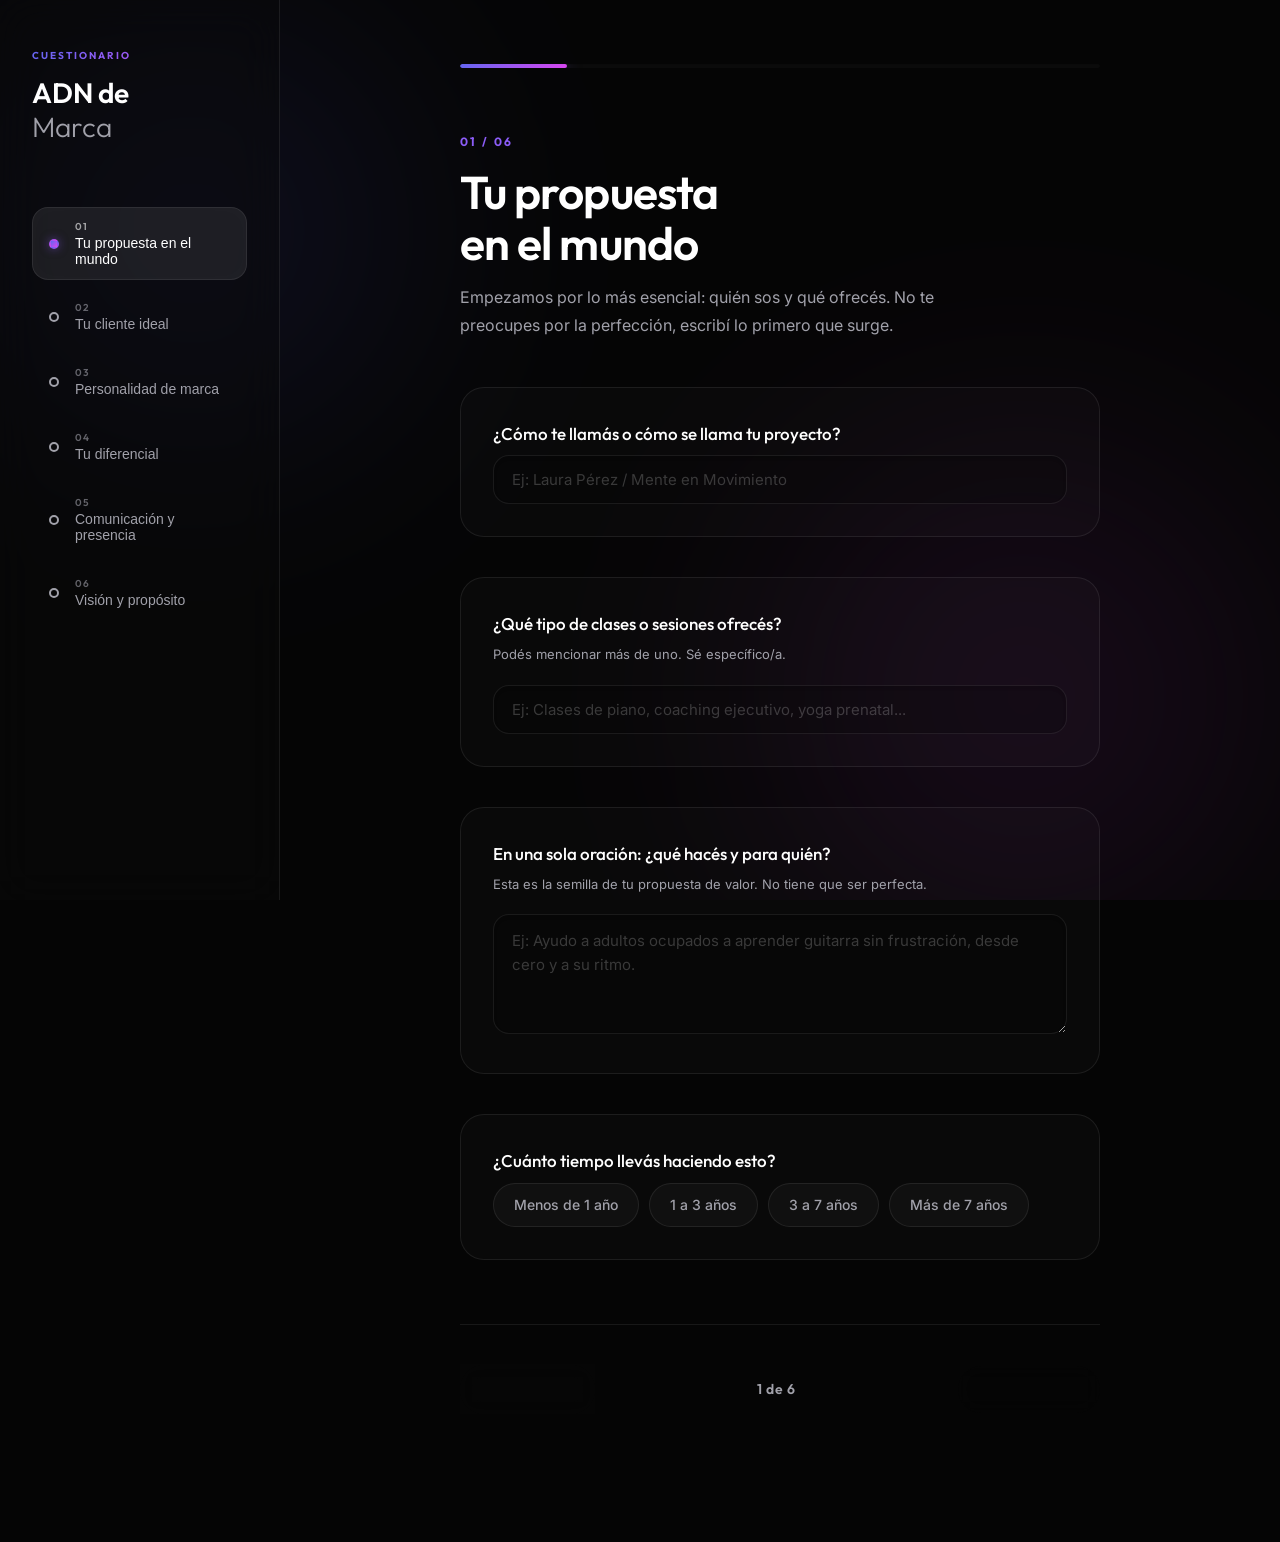
<file: index.html>
<!doctype html>
<html lang="es">
  <head>
    <meta charset="UTF-8" />
    <meta name="viewport" content="width=device-width, initial-scale=1.0" />
    <title>ADN de Marca — Cuestionario</title>
    <link rel="preconnect" href="https://fonts.googleapis.com" />
    <link rel="preconnect" href="https://fonts.gstatic.com" crossorigin />
    <link
      href="https://fonts.googleapis.com/css2?family=Outfit:wght@300;400;500;600;700&family=Inter:wght@300;400;500;600&display=swap"
      rel="stylesheet"
    />
    <link rel="stylesheet" href="adn-marca.css" />
  </head>
  <body>
    <div class="bg-mesh"></div>
    <div class="page-shell">
      <!-- SIDEBAR -->
      <aside class="sidebar">
        <div class="sidebar-brand">
          <p class="eyebrow">Cuestionario</p>
          <h1>ADN de<br /><em>Marca</em></h1>
        </div>

        <nav class="sidebar-nav" id="sidebar-nav">
          <button class="nav-item active" onclick="goToSection(1)">
            <span class="nav-dot"></span>
            <span class="nav-text">
              <span class="nav-num">01</span>
              <span class="nav-label">Tu propuesta en el mundo</span>
            </span>
          </button>
          <button class="nav-item" onclick="goToSection(2)">
            <span class="nav-dot"></span>
            <span class="nav-text">
              <span class="nav-num">02</span>
              <span class="nav-label">Tu cliente ideal</span>
            </span>
          </button>
          <button class="nav-item" onclick="goToSection(3)">
            <span class="nav-dot"></span>
            <span class="nav-text">
              <span class="nav-num">03</span>
              <span class="nav-label">Personalidad de marca</span>
            </span>
          </button>
          <button class="nav-item" onclick="goToSection(4)">
            <span class="nav-dot"></span>
            <span class="nav-text">
              <span class="nav-num">04</span>
              <span class="nav-label">Tu diferencial</span>
            </span>
          </button>
          <button class="nav-item" onclick="goToSection(5)">
            <span class="nav-dot"></span>
            <span class="nav-text">
              <span class="nav-num">05</span>
              <span class="nav-label">Comunicación y presencia</span>
            </span>
          </button>
          <button class="nav-item" onclick="goToSection(6)">
            <span class="nav-dot"></span>
            <span class="nav-text">
              <span class="nav-num">06</span>
              <span class="nav-label">Visión y propósito</span>
            </span>
          </button>
        </nav>
      </aside>

      <!-- MAIN -->
      <main>
        <div id="quiz-main" class="main">
          <div class="progress-track">
            <div
              class="progress-fill"
              id="progress-fill"
              style="width: 16.66%"
            ></div>
          </div>

          <!-- ── SECCIÓN 1 ── -->
          <div class="section active" id="s1">
            <div class="section-header">
              <p class="section-num">01 / 06</p>
              <h2 class="section-title">Tu propuesta<br />en el mundo</h2>
              <p class="section-desc">
                Empezamos por lo más esencial: quién sos y qué ofrecés. No te
                preocupes por la perfección, escribí lo primero que surge.
              </p>
            </div>

            <div class="field">
              <label class="field-label"
                >¿Cómo te llamás o cómo se llama tu proyecto?</label
              >
              <input
                type="text"
                id="q_nombre"
                placeholder="Ej: Laura Pérez / Mente en Movimiento"
              />
            </div>

            <div class="field">
              <label class="field-label"
                >¿Qué tipo de clases o sesiones ofrecés?</label
              >
              <span class="field-hint"
                >Podés mencionar más de uno. Sé específico/a.</span
              >
              <input
                type="text"
                id="q_servicio"
                placeholder="Ej: Clases de piano, coaching ejecutivo, yoga prenatal..."
              />
            </div>

            <div class="field">
              <label class="field-label"
                >En una sola oración: ¿qué hacés y para quién?</label
              >
              <span class="field-hint"
                >Esta es la semilla de tu propuesta de valor. No tiene que ser
                perfecta.</span
              >
              <textarea
                id="q_propuesta"
                placeholder="Ej: Ayudo a adultos ocupados a aprender guitarra sin frustración, desde cero y a su ritmo."
              ></textarea>
            </div>

            <div class="field">
              <label class="field-label"
                >¿Cuánto tiempo llevás haciendo esto?</label
              >
              <div class="chips" id="chips_exp">
                <div class="chip" data-group="chips_exp" data-single="true">
                  Menos de 1 año
                </div>
                <div class="chip" data-group="chips_exp" data-single="true">
                  1 a 3 años
                </div>
                <div class="chip" data-group="chips_exp" data-single="true">
                  3 a 7 años
                </div>
                <div class="chip" data-group="chips_exp" data-single="true">
                  Más de 7 años
                </div>
              </div>
            </div>
          </div>

          <!-- ── SECCIÓN 2 ── -->
          <div class="section" id="s2">
            <div class="section-header">
              <p class="section-num">02 / 06</p>
              <h2 class="section-title">Tu cliente<br />ideal</h2>
              <p class="section-desc">
                Cuanto más claro tengas a quién servís, más poderosa será tu
                comunicación y más fácil atraer a las personas correctas.
              </p>
            </div>

            <div class="field">
              <label class="field-label">¿A quién ayudás principalmente?</label>
              <span class="field-hint"
                >Pensá en edad, situación de vida, profesión,
                motivaciones.</span
              >
              <textarea
                id="q_cliente"
                placeholder="Ej: Adultos de 30 a 50 años, con trabajo estable, que quieren retomar algo que dejaron pendiente en su juventud..."
              ></textarea>
            </div>

            <div class="field">
              <label class="field-label"
                >¿Cuál es el principal problema o deseo que tiene tu cliente
                antes de encontrarte?</label
              >
              <textarea
                id="q_problema"
                placeholder="Ej: Quieren aprender, pero no saben por dónde empezar y tienen miedo de no tener talento o tiempo suficiente..."
              ></textarea>
            </div>

            <div class="field">
              <label class="field-label"
                >¿Cómo se siente tu cliente después de trabajar con vos?</label
              >
              <textarea
                id="q_resultado"
                placeholder="Ej: Seguro/a, con una habilidad concreta, orgulloso/a de sí mismo/a, con más confianza en general..."
              ></textarea>
            </div>

            <div class="field">
              <label class="field-label"
                >¿Qué tipo de perfil suele acudir a tus clases?</label
              >
              <div class="chips" id="chips_perfil">
                <div class="chip" data-group="chips_perfil" data-single="true">
                  Principiantes absolutos
                </div>
                <div class="chip" data-group="chips_perfil" data-single="true">
                  Nivel intermedio
                </div>
                <div class="chip" data-group="chips_perfil" data-single="true">
                  Avanzados que quieren perfeccionar
                </div>
                <div class="chip" data-group="chips_perfil" data-single="true">
                  Variado / mixto
                </div>
              </div>
            </div>
          </div>

          <!-- ── SECCIÓN 3 ── -->
          <div class="section" id="s3">
            <div class="section-header">
              <p class="section-num">03 / 06</p>
              <h2 class="section-title">Personalidad<br />de marca</h2>
              <p class="section-desc">
                Tu marca tiene una voz, un estilo, una energía propia. Vamos a
                encontrarla y definirla con precisión.
              </p>
            </div>

            <div class="field">
              <label class="field-label"
                >Si tu marca fuese una persona, ¿qué palabras la
                describirían?</label
              >
              <span class="field-hint">Elegí entre 3 y 5 opciones.</span>
              <div class="chips" id="chips_personalidad">
                <div class="chip" data-group="chips_personalidad">Cercana</div>
                <div class="chip" data-group="chips_personalidad">
                  Profesional
                </div>
                <div class="chip" data-group="chips_personalidad">Creativa</div>
                <div class="chip" data-group="chips_personalidad">Rigurosa</div>
                <div class="chip" data-group="chips_personalidad">
                  Motivadora
                </div>
                <div class="chip" data-group="chips_personalidad">
                  Tranquila
                </div>
                <div class="chip" data-group="chips_personalidad">
                  Apasionada
                </div>
                <div class="chip" data-group="chips_personalidad">
                  Divertida
                </div>
                <div class="chip" data-group="chips_personalidad">
                  Intuitiva
                </div>
                <div class="chip" data-group="chips_personalidad">
                  Estructurada
                </div>
                <div class="chip" data-group="chips_personalidad">Empática</div>
                <div class="chip" data-group="chips_personalidad">Exigente</div>
                <div class="chip" data-group="chips_personalidad">
                  Auténtica
                </div>
                <div class="chip" data-group="chips_personalidad">
                  Innovadora
                </div>
              </div>
            </div>

            <div class="divider"></div>

            <div class="field">
              <label class="field-label">Ubicá tu marca en estos ejes</label>
              <span class="field-hint"
                >Deslizá hacia el extremo que mejor te representa. No hay
                respuestas correctas.</span
              >

              <div class="slider-block">
                <p class="slider-name">Tono general</p>
                <div class="slider-labels-row">
                  <span class="slider-end">Formal y profesional</span>
                  <span class="slider-end right">Informal y cercano</span>
                </div>
                <input
                  type="range"
                  min="1"
                  max="10"
                  value="5"
                  id="s_formalidad"
                  oninput="updateSlider('s_formalidad', 'v_formalidad')"
                />
                <div class="slider-val-row">
                  <span class="slider-val" id="v_formalidad">5 / 10</span>
                </div>
              </div>

              <div class="slider-block">
                <p class="slider-name">Enfoque</p>
                <div class="slider-labels-row">
                  <span class="slider-end">Racional y técnica</span>
                  <span class="slider-end right">Emocional e intuitiva</span>
                </div>
                <input
                  type="range"
                  min="1"
                  max="10"
                  value="5"
                  id="s_emocional"
                  oninput="updateSlider('s_emocional', 'v_emocional')"
                />
                <div class="slider-val-row">
                  <span class="slider-val" id="v_emocional">5 / 10</span>
                </div>
              </div>

              <div class="slider-block">
                <p class="slider-name">Estética</p>
                <div class="slider-labels-row">
                  <span class="slider-end">Clásica y tradicional</span>
                  <span class="slider-end right">Moderna e innovadora</span>
                </div>
                <input
                  type="range"
                  min="1"
                  max="10"
                  value="5"
                  id="s_moderna"
                  oninput="updateSlider('s_moderna', 'v_moderna')"
                />
                <div class="slider-val-row">
                  <span class="slider-val" id="v_moderna">5 / 10</span>
                </div>
              </div>

              <div class="slider-block">
                <p class="slider-name">Posicionamiento</p>
                <div class="slider-labels-row">
                  <span class="slider-end">Exclusiva y premium</span>
                  <span class="slider-end right">Accesible y para todos</span>
                </div>
                <input
                  type="range"
                  min="1"
                  max="10"
                  value="5"
                  id="s_accesible"
                  oninput="updateSlider('s_accesible', 'v_accesible')"
                />
                <div class="slider-val-row">
                  <span class="slider-val" id="v_accesible">5 / 10</span>
                </div>
              </div>
            </div>
          </div>

          <!-- ── SECCIÓN 4 ── -->
          <div class="section" id="s4">
            <div class="section-header">
              <p class="section-num">04 / 06</p>
              <h2 class="section-title">Tu<br />diferencial</h2>
              <p class="section-desc">
                ¿Por qué alguien elegiría trabajar con vos y no con otro? Esta
                es la médula de tu propuesta de marca.
              </p>
            </div>

            <div class="field">
              <label class="field-label"
                >¿Qué hacés diferente a otros que ofrecen algo similar?</label
              >
              <span class="field-hint"
                >Pensá en método, enfoque, experiencia, valores, estilo
                personal.</span
              >
              <textarea
                id="q_diferencial"
                placeholder="Ej: Combino técnica clásica con improvisación y adapto el ritmo completamente a cada alumno sin presiones ni comparaciones..."
              ></textarea>
            </div>

            <div class="field">
              <label class="field-label"
                >¿Hay algo que no hacés o en lo que te negás a ceder?</label
              >
              <span class="field-hint"
                >Los límites también definen una marca. Tus "no" son tan
                importantes como tus "sí".</span
              >
              <textarea
                id="q_nohace"
                placeholder="Ej: No trabajo con grupos grandes de más de 6 personas, no prometo resultados en plazos irreales..."
              ></textarea>
            </div>

            <div class="field">
              <label class="field-label"
                >¿Cuál es tu filosofía central sobre la enseñanza o el
                acompañamiento?</label
              >
              <textarea
                id="q_filosofia"
                placeholder="Ej: Creo que cualquier persona puede aprender cualquier cosa si encuentra el método correcto para sí misma. El problema nunca es el alumno..."
              ></textarea>
            </div>

            <div class="field">
              <label class="field-label"
                >¿Qué palabras o frases jamás usarías para describir tu
                trabajo?</label
              >
              <input
                type="text"
                id="q_nowords"
                placeholder="Ej: masivo, genérico, fast-track, garantizado en 30 días, fórmula infalible..."
              />
            </div>
          </div>

          <!-- ── SECCIÓN 5 ── -->
          <div class="section" id="s5">
            <div class="section-header">
              <p class="section-num">05 / 06</p>
              <h2 class="section-title">Comunicación<br />y presencia</h2>
              <p class="section-desc">
                Cómo hablás, dónde estás y cómo querés que te recuerden. La
                consistencia en esto es lo que construye confianza.
              </p>
            </div>

            <div class="field">
              <label class="field-label"
                >¿Cómo conseguís actualmente la mayoría de tus clientes?</label
              >
              <span class="field-hint">Seleccioná todos los que apliquen.</span>
              <div class="chips" id="chips_canales">
                <div class="chip" data-group="chips_canales">Boca a boca</div>
                <div class="chip" data-group="chips_canales">Instagram</div>
                <div class="chip" data-group="chips_canales">Facebook</div>
                <div class="chip" data-group="chips_canales">LinkedIn</div>
                <div class="chip" data-group="chips_canales">Google / SEO</div>
                <div class="chip" data-group="chips_canales">TikTok</div>
                <div class="chip" data-group="chips_canales">YouTube</div>
                <div class="chip" data-group="chips_canales">
                  Sitio web propio
                </div>
                <div class="chip" data-group="chips_canales">
                  Eventos / talleres
                </div>
                <div class="chip" data-group="chips_canales">Otros</div>
              </div>
            </div>

            <div class="field">
              <label class="field-label"
                >¿Cómo describirías tu estilo de comunicación actual?</label
              >
              <textarea
                id="q_comstyle"
                placeholder="Ej: Directo pero cálido, con ejemplos concretos y humor ocasional. Evito el lenguaje técnico innecesario..."
              ></textarea>
            </div>

            <div class="field">
              <label class="field-label"
                >¿Qué querés que alguien piense o sienta cuando conoce tu marca
                por primera vez?</label
              >
              <textarea
                id="q_primeraimpresion"
                placeholder="Ej: 'Esto es exactamente lo que necesitaba', 'se nota que sabe y que genuinamente le importa'..."
              ></textarea>
            </div>

            <div class="field">
              <label class="field-label"
                >Si un cliente te recomendara a alguien, ¿qué querés que diga de
                vos?</label
              >
              <textarea
                id="q_recomendacion"
                placeholder="Ej: 'Andá con ella, es la mejor profesora que tuve. Te explica todo sin que te sientas tonto, y realmente ve tu progreso'..."
              ></textarea>
            </div>
          </div>

          <!-- ── SECCIÓN 6 ── -->
          <div class="section" id="s6">
            <div class="section-header">
              <p class="section-num">06 / 06</p>
              <h2 class="section-title">Visión y<br />propósito</h2>
              <p class="section-desc">
                Una marca con raíz mira hacia adelante. Estas preguntas anclan
                el para qué detrás de todo lo que hacés.
              </p>
            </div>

            <div class="field">
              <label class="field-label"
                >¿Por qué empezaste con esto? ¿Qué te mueve a hacerlo?</label
              >
              <span class="field-hint"
                >Este es el corazón de tu marca. No hay respuesta
                incorrecta.</span
              >
              <textarea
                id="q_porque"
                placeholder="Ej: Tuve un maestro que cambió completamente mi relación con el aprendizaje y quiero ser eso para alguien más..."
              ></textarea>
            </div>

            <div class="field">
              <label class="field-label"
                >¿Cómo imaginás tu proyecto en 3 años?</label
              >
              <textarea
                id="q_vision"
                placeholder="Ej: Con agenda llena de alumnos que me eligen de manera consciente, un método propio documentado y quizás un equipo pequeño..."
              ></textarea>
            </div>

            <div class="field">
              <label class="field-label"
                >¿Qué tres palabras definirían tu marca? Tu mantra.</label
              >
              <span class="field-hint"
                >No pienses demasiado. Escribí lo primero que surge.</span
              >
              <input
                type="text"
                id="q_mantra"
                placeholder="Ej: Claridad, confianza, transformación"
              />
            </div>

            <div class="field">
              <label class="field-label"
                >¿Algo más que quieras expresar sobre tu marca?</label
              >
              <span class="field-hint"
                >Espacio libre para lo que no cupo en las preguntas
                anteriores.</span
              >
              <textarea
                id="q_libre"
                placeholder="Podés escribir lo que quieras aquí..."
              ></textarea>
            </div>
          </div>

          <!-- NAV BUTTONS -->
          <div class="nav-row" id="nav-row">
            <button class="btn" id="btn-prev" onclick="navigate(-1)" disabled>
              ← Anterior
            </button>
            <span class="step-indicator" id="step-indicator">1 de 6</span>
            <button class="btn primary" id="btn-next" onclick="navigate(1)">
              Siguiente →
            </button>
          </div>
        </div>
        <!-- /quiz-main -->

        <!-- DONE SCREEN -->
        <div id="done-screen">
          <div class="done-badge">
            <span class="dot"></span>
            <span>Cuestionario completo</span>
          </div>

          <h2 class="done-title">Tu ADN de<br />marca está <em>listo</em></h2>
          <p class="done-sub">
            Respondiste las 6 secciones. Ahora descargá tu documento con toda la
            información organizada, lista para usar como base de tu estrategia
            de marca.
          </p>

          <div class="done-actions">
            <button class="btn-pdf" onclick="generatePDF()">
              <svg
                viewBox="0 0 24 24"
                fill="none"
                stroke="currentColor"
                stroke-width="1.8"
                stroke-linecap="round"
                stroke-linejoin="round"
              >
                <path d="M21 15v4a2 2 0 01-2 2H5a2 2 0 01-2-2v-4" />
                <polyline points="7 10 12 15 17 10" />
                <line x1="12" y1="15" x2="12" y2="3" />
              </svg>
              Descargar PDF
            </button>
            <button class="btn-restart" onclick="resetQuiz()">
              Empezar de nuevo
            </button>
          </div>

          <div class="mantra-card" id="mantra-preview">
            <p class="mantra-eyebrow">Tu mantra de marca</p>
            <p class="mantra-text" id="mantra-display">—</p>
            <p class="mantra-sub" id="propuesta-display">—</p>
          </div>
        </div>
      </main>
    </div>

    <script src="ui.js"></script>
    <script src="pdf.js"></script>
    <script src="main.js"></script>
  </body>
</html>
</file>
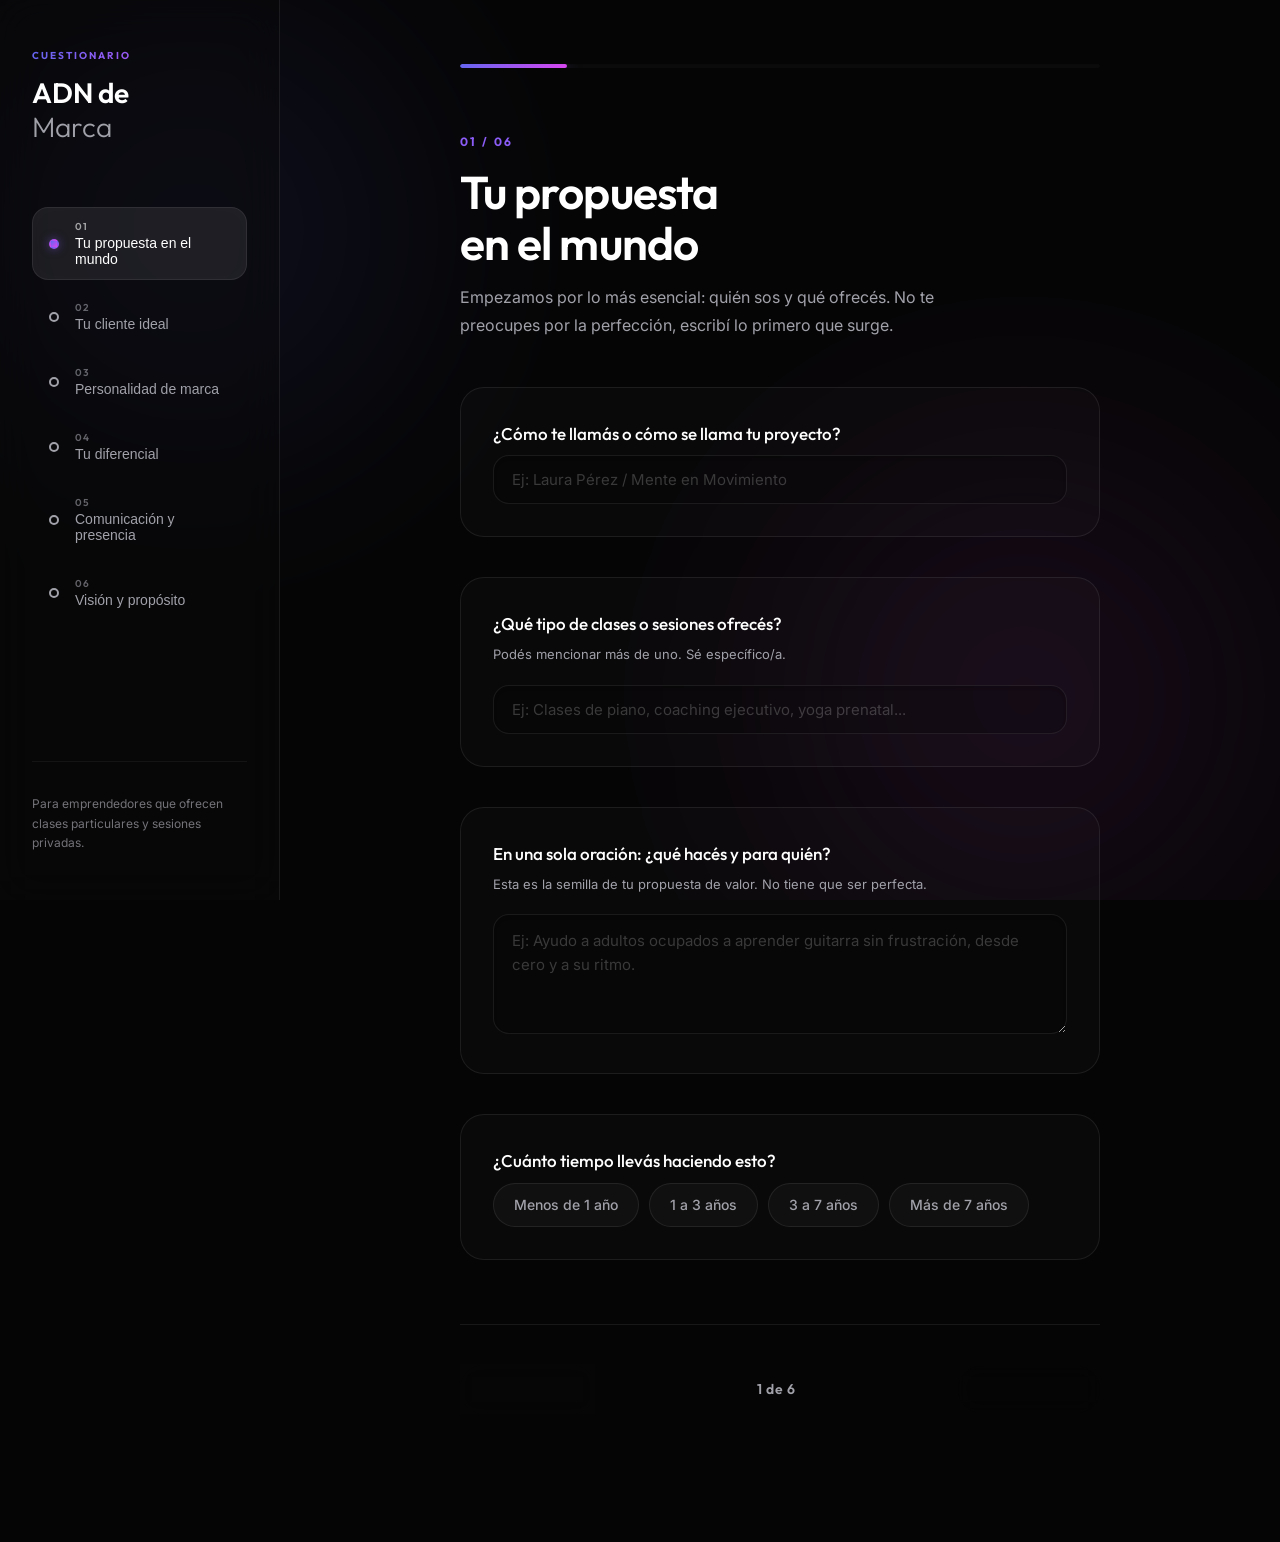
<file: adn-marca.html>
<!DOCTYPE html>
<html lang="es">
<head>
<meta charset="UTF-8">
<meta name="viewport" content="width=device-width, initial-scale=1.0">
<title>ADN de Marca — Cuestionario</title>
<link rel="preconnect" href="https://fonts.googleapis.com">
<link rel="preconnect" href="https://fonts.gstatic.com" crossorigin>
<link href="https://fonts.googleapis.com/css2?family=Outfit:wght@300;400;500;600;700&family=Inter:wght@300;400;500;600&display=swap" rel="stylesheet">
<link rel="stylesheet" href="adn-marca.css">
</head>
<body>

<div class="bg-mesh"></div>
<div class="page-shell">

  <!-- SIDEBAR -->
  <aside class="sidebar">
    <div class="sidebar-brand">
      <p class="eyebrow">Cuestionario</p>
      <h1>ADN de<br><em>Marca</em></h1>
    </div>

    <nav class="sidebar-nav" id="sidebar-nav">
      <button class="nav-item active" onclick="goToSection(1)">
        <span class="nav-dot"></span>
        <span class="nav-text">
          <span class="nav-num">01</span>
          <span class="nav-label">Tu propuesta en el mundo</span>
        </span>
      </button>
      <button class="nav-item" onclick="goToSection(2)">
        <span class="nav-dot"></span>
        <span class="nav-text">
          <span class="nav-num">02</span>
          <span class="nav-label">Tu cliente ideal</span>
        </span>
      </button>
      <button class="nav-item" onclick="goToSection(3)">
        <span class="nav-dot"></span>
        <span class="nav-text">
          <span class="nav-num">03</span>
          <span class="nav-label">Personalidad de marca</span>
        </span>
      </button>
      <button class="nav-item" onclick="goToSection(4)">
        <span class="nav-dot"></span>
        <span class="nav-text">
          <span class="nav-num">04</span>
          <span class="nav-label">Tu diferencial</span>
        </span>
      </button>
      <button class="nav-item" onclick="goToSection(5)">
        <span class="nav-dot"></span>
        <span class="nav-text">
          <span class="nav-num">05</span>
          <span class="nav-label">Comunicación y presencia</span>
        </span>
      </button>
      <button class="nav-item" onclick="goToSection(6)">
        <span class="nav-dot"></span>
        <span class="nav-text">
          <span class="nav-num">06</span>
          <span class="nav-label">Visión y propósito</span>
        </span>
      </button>
    </nav>

    <div class="sidebar-footer">
      Para emprendedores que ofrecen clases particulares y sesiones privadas.
    </div>
  </aside>

  <!-- MAIN -->
  <main>
    <div id="quiz-main" class="main">

      <div class="progress-track">
        <div class="progress-fill" id="progress-fill" style="width: 16.66%"></div>
      </div>

      <!-- ── SECCIÓN 1 ── -->
      <div class="section active" id="s1">
        <div class="section-header">
          <p class="section-num">01 / 06</p>
          <h2 class="section-title">Tu propuesta<br>en el mundo</h2>
          <p class="section-desc">Empezamos por lo más esencial: quién sos y qué ofrecés. No te preocupes por la perfección, escribí lo primero que surge.</p>
        </div>

        <div class="field">
          <label class="field-label">¿Cómo te llamás o cómo se llama tu proyecto?</label>
          <input type="text" id="q_nombre" placeholder="Ej: Laura Pérez / Mente en Movimiento">
        </div>

        <div class="field">
          <label class="field-label">¿Qué tipo de clases o sesiones ofrecés?</label>
          <span class="field-hint">Podés mencionar más de uno. Sé específico/a.</span>
          <input type="text" id="q_servicio" placeholder="Ej: Clases de piano, coaching ejecutivo, yoga prenatal...">
        </div>

        <div class="field">
          <label class="field-label">En una sola oración: ¿qué hacés y para quién?</label>
          <span class="field-hint">Esta es la semilla de tu propuesta de valor. No tiene que ser perfecta.</span>
          <textarea id="q_propuesta" placeholder="Ej: Ayudo a adultos ocupados a aprender guitarra sin frustración, desde cero y a su ritmo."></textarea>
        </div>

        <div class="field">
          <label class="field-label">¿Cuánto tiempo llevás haciendo esto?</label>
          <div class="chips" id="chips_exp">
            <div class="chip" data-group="chips_exp" data-single="true">Menos de 1 año</div>
            <div class="chip" data-group="chips_exp" data-single="true">1 a 3 años</div>
            <div class="chip" data-group="chips_exp" data-single="true">3 a 7 años</div>
            <div class="chip" data-group="chips_exp" data-single="true">Más de 7 años</div>
          </div>
        </div>
      </div>

      <!-- ── SECCIÓN 2 ── -->
      <div class="section" id="s2">
        <div class="section-header">
          <p class="section-num">02 / 06</p>
          <h2 class="section-title">Tu cliente<br>ideal</h2>
          <p class="section-desc">Cuanto más claro tengas a quién servís, más poderosa será tu comunicación y más fácil atraer a las personas correctas.</p>
        </div>

        <div class="field">
          <label class="field-label">¿A quién ayudás principalmente?</label>
          <span class="field-hint">Pensá en edad, situación de vida, profesión, motivaciones.</span>
          <textarea id="q_cliente" placeholder="Ej: Adultos de 30 a 50 años, con trabajo estable, que quieren retomar algo que dejaron pendiente en su juventud..."></textarea>
        </div>

        <div class="field">
          <label class="field-label">¿Cuál es el principal problema o deseo que tiene tu cliente antes de encontrarte?</label>
          <textarea id="q_problema" placeholder="Ej: Quieren aprender, pero no saben por dónde empezar y tienen miedo de no tener talento o tiempo suficiente..."></textarea>
        </div>

        <div class="field">
          <label class="field-label">¿Cómo se siente tu cliente después de trabajar con vos?</label>
          <textarea id="q_resultado" placeholder="Ej: Seguro/a, con una habilidad concreta, orgulloso/a de sí mismo/a, con más confianza en general..."></textarea>
        </div>

        <div class="field">
          <label class="field-label">¿Qué tipo de perfil suele acudir a tus clases?</label>
          <div class="chips" id="chips_perfil">
            <div class="chip" data-group="chips_perfil" data-single="true">Principiantes absolutos</div>
            <div class="chip" data-group="chips_perfil" data-single="true">Nivel intermedio</div>
            <div class="chip" data-group="chips_perfil" data-single="true">Avanzados que quieren perfeccionar</div>
            <div class="chip" data-group="chips_perfil" data-single="true">Variado / mixto</div>
          </div>
        </div>
      </div>

      <!-- ── SECCIÓN 3 ── -->
      <div class="section" id="s3">
        <div class="section-header">
          <p class="section-num">03 / 06</p>
          <h2 class="section-title">Personalidad<br>de marca</h2>
          <p class="section-desc">Tu marca tiene una voz, un estilo, una energía propia. Vamos a encontrarla y definirla con precisión.</p>
        </div>

        <div class="field">
          <label class="field-label">Si tu marca fuese una persona, ¿qué palabras la describirían?</label>
          <span class="field-hint">Elegí entre 3 y 5 opciones.</span>
          <div class="chips" id="chips_personalidad">
            <div class="chip" data-group="chips_personalidad">Cercana</div>
            <div class="chip" data-group="chips_personalidad">Profesional</div>
            <div class="chip" data-group="chips_personalidad">Creativa</div>
            <div class="chip" data-group="chips_personalidad">Rigurosa</div>
            <div class="chip" data-group="chips_personalidad">Motivadora</div>
            <div class="chip" data-group="chips_personalidad">Tranquila</div>
            <div class="chip" data-group="chips_personalidad">Apasionada</div>
            <div class="chip" data-group="chips_personalidad">Divertida</div>
            <div class="chip" data-group="chips_personalidad">Intuitiva</div>
            <div class="chip" data-group="chips_personalidad">Estructurada</div>
            <div class="chip" data-group="chips_personalidad">Empática</div>
            <div class="chip" data-group="chips_personalidad">Exigente</div>
            <div class="chip" data-group="chips_personalidad">Auténtica</div>
            <div class="chip" data-group="chips_personalidad">Innovadora</div>
          </div>
        </div>

        <div class="divider"></div>

        <div class="field">
          <label class="field-label">Ubicá tu marca en estos ejes</label>
          <span class="field-hint">Deslizá hacia el extremo que mejor te representa. No hay respuestas correctas.</span>

          <div class="slider-block">
            <p class="slider-name">Tono general</p>
            <div class="slider-labels-row">
              <span class="slider-end">Formal y profesional</span>
              <span class="slider-end right">Informal y cercano</span>
            </div>
            <input type="range" min="1" max="10" value="5" id="s_formalidad" oninput="updateSlider('s_formalidad','v_formalidad')">
            <div class="slider-val-row"><span class="slider-val" id="v_formalidad">5 / 10</span></div>
          </div>

          <div class="slider-block">
            <p class="slider-name">Enfoque</p>
            <div class="slider-labels-row">
              <span class="slider-end">Racional y técnica</span>
              <span class="slider-end right">Emocional e intuitiva</span>
            </div>
            <input type="range" min="1" max="10" value="5" id="s_emocional" oninput="updateSlider('s_emocional','v_emocional')">
            <div class="slider-val-row"><span class="slider-val" id="v_emocional">5 / 10</span></div>
          </div>

          <div class="slider-block">
            <p class="slider-name">Estética</p>
            <div class="slider-labels-row">
              <span class="slider-end">Clásica y tradicional</span>
              <span class="slider-end right">Moderna e innovadora</span>
            </div>
            <input type="range" min="1" max="10" value="5" id="s_moderna" oninput="updateSlider('s_moderna','v_moderna')">
            <div class="slider-val-row"><span class="slider-val" id="v_moderna">5 / 10</span></div>
          </div>

          <div class="slider-block">
            <p class="slider-name">Posicionamiento</p>
            <div class="slider-labels-row">
              <span class="slider-end">Exclusiva y premium</span>
              <span class="slider-end right">Accesible y para todos</span>
            </div>
            <input type="range" min="1" max="10" value="5" id="s_accesible" oninput="updateSlider('s_accesible','v_accesible')">
            <div class="slider-val-row"><span class="slider-val" id="v_accesible">5 / 10</span></div>
          </div>
        </div>
      </div>

      <!-- ── SECCIÓN 4 ── -->
      <div class="section" id="s4">
        <div class="section-header">
          <p class="section-num">04 / 06</p>
          <h2 class="section-title">Tu<br>diferencial</h2>
          <p class="section-desc">¿Por qué alguien elegiría trabajar con vos y no con otro? Esta es la médula de tu propuesta de marca.</p>
        </div>

        <div class="field">
          <label class="field-label">¿Qué hacés diferente a otros que ofrecen algo similar?</label>
          <span class="field-hint">Pensá en método, enfoque, experiencia, valores, estilo personal.</span>
          <textarea id="q_diferencial" placeholder="Ej: Combino técnica clásica con improvisación y adapto el ritmo completamente a cada alumno sin presiones ni comparaciones..."></textarea>
        </div>

        <div class="field">
          <label class="field-label">¿Hay algo que no hacés o en lo que te negás a ceder?</label>
          <span class="field-hint">Los límites también definen una marca. Tus "no" son tan importantes como tus "sí".</span>
          <textarea id="q_nohace" placeholder="Ej: No trabajo con grupos grandes de más de 6 personas, no prometo resultados en plazos irreales..."></textarea>
        </div>

        <div class="field">
          <label class="field-label">¿Cuál es tu filosofía central sobre la enseñanza o el acompañamiento?</label>
          <textarea id="q_filosofia" placeholder="Ej: Creo que cualquier persona puede aprender cualquier cosa si encuentra el método correcto para sí misma. El problema nunca es el alumno..."></textarea>
        </div>

        <div class="field">
          <label class="field-label">¿Qué palabras o frases jamás usarías para describir tu trabajo?</label>
          <input type="text" id="q_nowords" placeholder="Ej: masivo, genérico, fast-track, garantizado en 30 días, fórmula infalible...">
        </div>
      </div>

      <!-- ── SECCIÓN 5 ── -->
      <div class="section" id="s5">
        <div class="section-header">
          <p class="section-num">05 / 06</p>
          <h2 class="section-title">Comunicación<br>y presencia</h2>
          <p class="section-desc">Cómo hablás, dónde estás y cómo querés que te recuerden. La consistencia en esto es lo que construye confianza.</p>
        </div>

        <div class="field">
          <label class="field-label">¿Cómo conseguís actualmente la mayoría de tus clientes?</label>
          <span class="field-hint">Seleccioná todos los que apliquen.</span>
          <div class="chips" id="chips_canales">
            <div class="chip" data-group="chips_canales">Boca a boca</div>
            <div class="chip" data-group="chips_canales">Instagram</div>
            <div class="chip" data-group="chips_canales">Facebook</div>
            <div class="chip" data-group="chips_canales">LinkedIn</div>
            <div class="chip" data-group="chips_canales">Google / SEO</div>
            <div class="chip" data-group="chips_canales">TikTok</div>
            <div class="chip" data-group="chips_canales">YouTube</div>
            <div class="chip" data-group="chips_canales">Sitio web propio</div>
            <div class="chip" data-group="chips_canales">Eventos / talleres</div>
            <div class="chip" data-group="chips_canales">Otros</div>
          </div>
        </div>

        <div class="field">
          <label class="field-label">¿Cómo describirías tu estilo de comunicación actual?</label>
          <textarea id="q_comstyle" placeholder="Ej: Directo pero cálido, con ejemplos concretos y humor ocasional. Evito el lenguaje técnico innecesario..."></textarea>
        </div>

        <div class="field">
          <label class="field-label">¿Qué querés que alguien piense o sienta cuando conoce tu marca por primera vez?</label>
          <textarea id="q_primeraimpresion" placeholder="Ej: 'Esto es exactamente lo que necesitaba', 'se nota que sabe y que genuinamente le importa'..."></textarea>
        </div>

        <div class="field">
          <label class="field-label">Si un cliente te recomendara a alguien, ¿qué querés que diga de vos?</label>
          <textarea id="q_recomendacion" placeholder="Ej: 'Andá con ella, es la mejor profesora que tuve. Te explica todo sin que te sientas tonto, y realmente ve tu progreso'..."></textarea>
        </div>
      </div>

      <!-- ── SECCIÓN 6 ── -->
      <div class="section" id="s6">
        <div class="section-header">
          <p class="section-num">06 / 06</p>
          <h2 class="section-title">Visión y<br>propósito</h2>
          <p class="section-desc">Una marca con raíz mira hacia adelante. Estas preguntas anclan el para qué detrás de todo lo que hacés.</p>
        </div>

        <div class="field">
          <label class="field-label">¿Por qué empezaste con esto? ¿Qué te mueve a hacerlo?</label>
          <span class="field-hint">Este es el corazón de tu marca. No hay respuesta incorrecta.</span>
          <textarea id="q_porque" placeholder="Ej: Tuve un maestro que cambió completamente mi relación con el aprendizaje y quiero ser eso para alguien más..."></textarea>
        </div>

        <div class="field">
          <label class="field-label">¿Cómo imaginás tu proyecto en 3 años?</label>
          <textarea id="q_vision" placeholder="Ej: Con agenda llena de alumnos que me eligen de manera consciente, un método propio documentado y quizás un equipo pequeño..."></textarea>
        </div>

        <div class="field">
          <label class="field-label">¿Qué tres palabras definirían tu marca? Tu mantra.</label>
          <span class="field-hint">No pienses demasiado. Escribí lo primero que surge.</span>
          <input type="text" id="q_mantra" placeholder="Ej: Claridad, confianza, transformación">
        </div>

        <div class="field">
          <label class="field-label">¿Algo más que quieras expresar sobre tu marca?</label>
          <span class="field-hint">Espacio libre para lo que no cupo en las preguntas anteriores.</span>
          <textarea id="q_libre" placeholder="Podés escribir lo que quieras aquí..."></textarea>
        </div>
      </div>

      <!-- NAV BUTTONS -->
      <div class="nav-row" id="nav-row">
        <button class="btn" id="btn-prev" onclick="navigate(-1)" disabled>← Anterior</button>
        <span class="step-indicator" id="step-indicator">1 de 6</span>
        <button class="btn primary" id="btn-next" onclick="navigate(1)">Siguiente →</button>
      </div>

    </div><!-- /quiz-main -->

    <!-- DONE SCREEN -->
    <div id="done-screen">
      <div class="done-badge">
        <span class="dot"></span>
        <span>Cuestionario completo</span>
      </div>

      <h2 class="done-title">Tu ADN de<br>marca está <em>listo</em></h2>
      <p class="done-sub">Respondiste las 6 secciones. Ahora descargá tu documento con toda la información organizada, lista para usar como base de tu estrategia de marca.</p>

      <div class="done-actions">
        <button class="btn-pdf" onclick="generatePDF()">
          <svg viewBox="0 0 24 24" fill="none" stroke="currentColor" stroke-width="1.8" stroke-linecap="round" stroke-linejoin="round">
            <path d="M21 15v4a2 2 0 01-2 2H5a2 2 0 01-2-2v-4"/><polyline points="7 10 12 15 17 10"/><line x1="12" y1="15" x2="12" y2="3"/>
          </svg>
          Descargar PDF
        </button>
        <button class="btn-restart" onclick="resetQuiz()">Empezar de nuevo</button>
      </div>

      <div class="mantra-card" id="mantra-preview">
        <p class="mantra-eyebrow">Tu mantra de marca</p>
        <p class="mantra-text" id="mantra-display">—</p>
        <p class="mantra-sub" id="propuesta-display">—</p>
      </div>
    </div>

  </main>
</div>

<script src="ui.js"></script>
<script src="pdf.js"></script>
<script src="main.js"></script>
</body>
</html>
</file>
<file: adn-marca.css>
/* adn-marca.css */
@import url('https://fonts.googleapis.com/css2?family=Outfit:wght@300;400;500;600;700&family=Inter:wght@300;400;500;600&display=swap');

*, *::before, *::after {
  box-sizing: border-box;
  margin: 0;
  padding: 0;
}

:root {
  --bg-darker: #050505;
  --bg-dark: #121212;
  --surface: rgba(255, 255, 255, 0.03);
  --surface-hover: rgba(255, 255, 255, 0.08);
  --text-primary: #ffffff;
  --text-secondary: #a1a1aa;
  --accent-color: #8b5cf6;
  --accent-glow: rgba(139, 92, 246, 0.5);
  --accent-gradient: linear-gradient(135deg, #6366f1, #d946ef);
  --border-color: rgba(255, 255, 255, 0.08);
  --font-heading: 'Outfit', system-ui, sans-serif;
  --font-body: 'Inter', system-ui, sans-serif;
  --radius-sm: 8px;
  --radius-md: 16px;
  --radius-lg: 24px;
  --radius-full: 9999px;
}

html {
  scroll-behavior: smooth;
}

body {
  font-family: var(--font-body);
  background-color: var(--bg-darker);
  color: var(--text-primary);
  min-height: 100vh;
  font-size: 15px;
  line-height: 1.6;
  overflow-x: hidden;
}

/* Background Mesh */
.bg-mesh {
  position: fixed;
  top: 0;
  left: 0;
  width: 100vw;
  height: 100vh;
  z-index: -1;
  background-color: var(--bg-darker);
  overflow: hidden;
}

.bg-mesh::before, .bg-mesh::after {
  content: '';
  position: absolute;
  border-radius: 50%;
  filter: blur(120px);
  opacity: 0.4;
  animation: pulseMesh 15s ease-in-out infinite alternate;
}

.bg-mesh::before {
  top: -10%;
  left: -10%;
  width: 50vw;
  height: 50vw;
  background: radial-gradient(circle, rgba(99,102,241,0.4) 0%, rgba(99,102,241,0) 70%);
}

.bg-mesh::after {
  bottom: -20%;
  right: -10%;
  width: 60vw;
  height: 60vw;
  background: radial-gradient(circle, rgba(217,70,239,0.3) 0%, rgba(217,70,239,0) 70%);
  animation-delay: -5s;
}

@keyframes pulseMesh {
  0% { transform: scale(1) translate(0, 0); }
  50% { transform: scale(1.1) translate(2%, 2%); }
  100% { transform: scale(0.9) translate(-2%, -2%); }
}

/* ── LAYOUT ── */
.page-shell {
  display: grid;
  grid-template-columns: 280px 1fr;
  min-height: 100vh;
  position: relative;
  z-index: 1;
}

/* ── SIDEBAR ── */
.sidebar {
  background: rgba(10, 10, 10, 0.4);
  backdrop-filter: blur(20px);
  -webkit-backdrop-filter: blur(20px);
  border-right: 1px solid var(--border-color);
  padding: 3rem 2rem;
  position: sticky;
  top: 0;
  height: 100vh;
  display: flex;
  flex-direction: column;
}

.sidebar-brand {
  margin-bottom: 4rem;
}

.sidebar-brand .eyebrow {
  font-family: var(--font-heading);
  font-size: 10px;
  letter-spacing: 0.2em;
  text-transform: uppercase;
  background: var(--accent-gradient);
  -webkit-background-clip: text;
  -webkit-text-fill-color: transparent;
  margin-bottom: 0.75rem;
  font-weight: 700;
}

.sidebar-brand h1 {
  font-family: var(--font-heading);
  font-size: 28px;
  font-weight: 600;
  line-height: 1.2;
  color: var(--text-primary);
}

.sidebar-brand h1 em {
  font-style: normal;
  font-weight: 300;
  color: var(--text-secondary);
}

.sidebar-nav {
  flex: 1;
  display: flex;
  flex-direction: column;
  gap: 0.5rem;
}

.nav-item {
  display: flex;
  align-items: center;
  gap: 16px;
  padding: 12px 16px;
  cursor: pointer;
  border: 1px solid transparent;
  border-radius: var(--radius-md);
  background: transparent;
  text-align: left;
  width: 100%;
  color: var(--text-secondary);
  transition: all 0.3s cubic-bezier(0.4, 0, 0.2, 1);
  position: relative;
  overflow: hidden;
}

.nav-item:hover {
  background: var(--surface);
  color: var(--text-primary);
}

.nav-item.active {
  background: var(--surface-hover);
  color: var(--text-primary);
  border-color: var(--border-color);
  box-shadow: inset 0 0 20px rgba(255, 255, 255, 0.02);
}

.nav-item.done {
  opacity: 0.7;
}

.nav-dot {
  width: 10px;
  height: 10px;
  border-radius: 50%;
  border: 2px solid var(--text-secondary);
  flex-shrink: 0;
  transition: all 0.3s ease;
  position: relative;
}

.nav-item.active .nav-dot {
  border-color: transparent;
  background: var(--accent-gradient);
  box-shadow: 0 0 10px var(--accent-glow);
}

.nav-item.done .nav-dot {
  background: var(--text-secondary);
  border-color: var(--text-secondary);
}

.nav-text {
  display: flex;
  flex-direction: column;
}

.nav-num {
  font-family: var(--font-heading);
  font-size: 10px;
  font-weight: 600;
  letter-spacing: 0.1em;
  margin-bottom: 2px;
  opacity: 0.6;
}

.nav-label {
  font-size: 14px;
  font-weight: 500;
}

.sidebar-footer {
  font-size: 12px;
  color: var(--text-secondary);
  line-height: 1.6;
  padding-top: 2rem;
  border-top: 1px solid var(--border-color);
  opacity: 0.7;
}

/* ── MAIN CONTENT ── */
.main {
  padding: 4rem 5rem 8rem;
  max-width: 800px;
  margin: 0 auto;
  width: 100%;
}

/* Progress */
.progress-track {
  height: 4px;
  background: var(--surface);
  border-radius: var(--radius-full);
  margin-bottom: 4rem;
  position: relative;
  overflow: hidden;
  box-shadow: inset 0 1px 2px rgba(0,0,0,0.2);
}

.progress-fill {
  height: 100%;
  background: var(--accent-gradient);
  border-radius: var(--radius-full);
  transition: width 0.6s cubic-bezier(0.34, 1.56, 0.64, 1);
  box-shadow: 0 0 15px var(--accent-glow);
}

/* Sections */
.section {
  display: none;
  animation: fadeSlideUp 0.6s cubic-bezier(0.16, 1, 0.3, 1) forwards;
}

.section.active {
  display: block;
}

@keyframes fadeSlideUp {
  from { opacity: 0; transform: translateY(30px) scale(0.98); }
  to   { opacity: 1; transform: translateY(0) scale(1); }
}

.section-header {
  margin-bottom: 3rem;
}

.section-num {
  font-family: var(--font-heading);
  font-size: 12px;
  letter-spacing: 0.2em;
  text-transform: uppercase;
  color: var(--accent-color);
  font-weight: 700;
  margin-bottom: 1rem;
}

.section-title {
  font-family: var(--font-heading);
  font-size: 46px;
  font-weight: 600;
  line-height: 1.1;
  color: var(--text-primary);
  margin-bottom: 1rem;
  letter-spacing: -0.02em;
}

.section-desc {
  font-size: 16px;
  color: var(--text-secondary);
  max-width: 540px;
  line-height: 1.7;
}

/* Fields */
.field {
  margin-bottom: 2.5rem;
  background: rgba(255, 255, 255, 0.02);
  border: 1px solid var(--border-color);
  padding: 2rem;
  border-radius: var(--radius-lg);
  transition: all 0.3s ease;
}

.field:hover {
  background: rgba(255, 255, 255, 0.04);
  border-color: rgba(255, 255, 255, 0.15);
  box-shadow: 0 10px 30px -10px rgba(0,0,0,0.5);
}

.field:focus-within {
  border-color: var(--accent-color);
  background: rgba(255, 255, 255, 0.03);
  box-shadow: 0 0 0 1px var(--accent-color), 0 10px 40px -10px rgba(139, 92, 246, 0.15);
}

.field-label {
  display: block;
  font-family: var(--font-heading);
  font-size: 17px;
  font-weight: 500;
  color: var(--text-primary);
  margin-bottom: 0.5rem;
}

.field-hint {
  display: block;
  font-size: 13px;
  color: var(--text-secondary);
  margin-bottom: 1.25rem;
  line-height: 1.5;
}

input[type="text"],
textarea,
select {
  width: 100%;
  padding: 14px 18px;
  font-size: 15px;
  font-family: var(--font-body);
  background: rgba(0, 0, 0, 0.2);
  border: 1px solid var(--border-color);
  border-radius: var(--radius-md);
  color: var(--text-primary);
  transition: all 0.3s ease;
  outline: none;
  box-shadow: inset 0 2px 4px rgba(0,0,0,0.1);
}

input[type="text"]::placeholder,
textarea::placeholder {
  color: rgba(255, 255, 255, 0.2);
}

input[type="text"]:focus,
textarea:focus,
select:focus {
  border-color: var(--accent-color);
  background: rgba(0, 0, 0, 0.4);
  box-shadow: 0 0 0 4px rgba(139, 92, 246, 0.15), inset 0 2px 4px rgba(0,0,0,0.1);
}

textarea {
  resize: vertical;
  min-height: 120px;
  line-height: 1.6;
}

/* Chips */
.chips {
  display: flex;
  flex-wrap: wrap;
  gap: 10px;
}

.chip {
  padding: 10px 20px;
  border-radius: var(--radius-full);
  font-size: 14px;
  font-weight: 500;
  cursor: pointer;
  border: 1px solid var(--border-color);
  background: rgba(255, 255, 255, 0.03);
  color: var(--text-secondary);
  transition: all 0.25s cubic-bezier(0.4, 0, 0.2, 1);
  user-select: none;
}

.chip:hover {
  background: rgba(255, 255, 255, 0.08);
  color: var(--text-primary);
  transform: translateY(-2px);
  box-shadow: 0 4px 12px rgba(0,0,0,0.1);
}

.chip.selected {
  background: var(--accent-gradient);
  color: #fff;
  border-color: transparent;
  box-shadow: 0 4px 15px var(--accent-glow);
  transform: translateY(-2px);
}

/* Sliders */
.slider-block {
  margin-bottom: 2rem;
  background: rgba(0, 0, 0, 0.2);
  padding: 1.5rem;
  border-radius: var(--radius-md);
  border: 1px solid var(--border-color);
}

.slider-name {
  font-family: var(--font-heading);
  font-size: 15px;
  font-weight: 600;
  color: var(--text-primary);
  margin-bottom: 12px;
  text-align: center;
}

.slider-labels-row {
  display: flex;
  justify-content: space-between;
  margin-bottom: 12px;
}

.slider-end {
  font-size: 13px;
  color: var(--text-secondary);
  max-width: 140px;
  line-height: 1.4;
}

.slider-end.right {
  text-align: right;
}

input[type="range"] {
  -webkit-appearance: none;
  appearance: none;
  width: 100%;
  height: 6px;
  background: var(--surface-hover);
  border-radius: var(--radius-full);
  outline: none;
  cursor: pointer;
  margin: 10px 0;
}

input[type="range"]::-webkit-slider-thumb {
  -webkit-appearance: none;
  width: 24px;
  height: 24px;
  border-radius: 50%;
  background: #fff;
  box-shadow: 0 0 10px rgba(0,0,0,0.5), 0 0 0 4px rgba(139, 92, 246, 0.3);
  cursor: pointer;
  transition: all 0.2s;
}

input[type="range"]::-webkit-slider-thumb:hover {
  transform: scale(1.2);
  box-shadow: 0 0 15px rgba(0,0,0,0.5), 0 0 0 6px var(--accent-glow);
}

input[type="range"]::-moz-range-thumb {
  width: 24px;
  height: 24px;
  border-radius: 50%;
  background: #fff;
  border: none;
  box-shadow: 0 0 10px rgba(0,0,0,0.5), 0 0 0 4px rgba(139, 92, 246, 0.3);
  cursor: pointer;
  transition: all 0.2s;
}

.slider-val-row {
  display: flex;
  justify-content: center;
  margin-top: 12px;
}

.slider-val {
  font-family: var(--font-heading);
  font-size: 12px;
  font-weight: 600;
  color: var(--text-primary);
  background: var(--accent-gradient);
  padding: 4px 12px;
  border-radius: var(--radius-full);
  box-shadow: 0 2px 10px var(--accent-glow);
}

/* Navigation */
.nav-row {
  display: flex;
  justify-content: space-between;
  align-items: center;
  margin-top: 4rem;
  padding-top: 2.5rem;
  border-top: 1px solid var(--border-color);
}

.btn {
  padding: 14px 28px;
  border-radius: var(--radius-full);
  font-size: 15px;
  font-weight: 500;
  font-family: var(--font-body);
  cursor: pointer;
  border: 1px solid var(--border-color);
  background: rgba(255, 255, 255, 0.03);
  color: var(--text-primary);
  transition: all 0.3s cubic-bezier(0.4, 0, 0.2, 1);
  display: flex;
  align-items: center;
  gap: 8px;
  backdrop-filter: blur(10px);
}

.btn:hover:not(:disabled) {
  background: rgba(255, 255, 255, 0.08);
  transform: translateY(-2px);
}

.btn:disabled {
  opacity: 0.3;
  cursor: not-allowed;
}

.btn.primary {
  background: var(--accent-gradient);
  color: #fff;
  border: none;
  box-shadow: 0 4px 15px var(--accent-glow);
}

.btn.primary:hover:not(:disabled) {
  box-shadow: 0 6px 20px var(--accent-glow);
  transform: translateY(-2px);
}

.step-indicator {
  font-family: var(--font-heading);
  font-size: 14px;
  font-weight: 600;
  color: var(--text-secondary);
  letter-spacing: 0.05em;
}

/* Divider */
.divider {
  height: 1px;
  background: linear-gradient(90deg, transparent, var(--border-color), transparent);
  margin: 3rem 0;
}

/* Done screen */
#done-screen {
  display: none;
  padding: 4rem 5rem 8rem;
  max-width: 800px;
  margin: 0 auto;
  animation: fadeSlideUp 0.6s cubic-bezier(0.16, 1, 0.3, 1) forwards;
  text-align: center;
}

.done-badge {
  display: inline-flex;
  align-items: center;
  gap: 10px;
  background: rgba(139, 92, 246, 0.1);
  border: 1px solid rgba(139, 92, 246, 0.2);
  padding: 8px 18px;
  border-radius: var(--radius-full);
  font-size: 13px;
  font-weight: 600;
  color: #c4b5fd;
  margin-bottom: 2.5rem;
}

.done-badge .dot {
  width: 8px;
  height: 8px;
  border-radius: 50%;
  background: var(--accent-color);
  box-shadow: 0 0 10px var(--accent-color);
}

.done-title {
  font-family: var(--font-heading);
  font-size: 56px;
  font-weight: 600;
  line-height: 1.1;
  color: var(--text-primary);
  margin-bottom: 1.5rem;
  letter-spacing: -0.02em;
}

.done-title em {
  font-style: normal;
  background: var(--accent-gradient);
  -webkit-background-clip: text;
  -webkit-text-fill-color: transparent;
}

.done-sub {
  font-size: 18px;
  color: var(--text-secondary);
  max-width: 500px;
  margin: 0 auto 3.5rem;
  line-height: 1.7;
}

.done-actions {
  display: flex;
  gap: 16px;
  justify-content: center;
  flex-wrap: wrap;
}

.btn-pdf {
  display: inline-flex;
  align-items: center;
  gap: 10px;
  padding: 16px 32px;
  background: var(--accent-gradient);
  color: #fff;
  border: none;
  border-radius: var(--radius-full);
  font-size: 16px;
  font-family: var(--font-heading);
  font-weight: 600;
  cursor: pointer;
  transition: all 0.3s ease;
  box-shadow: 0 8px 25px var(--accent-glow);
}

.btn-pdf:hover {
  transform: translateY(-3px) scale(1.02);
  box-shadow: 0 12px 30px var(--accent-glow);
}

.btn-pdf svg {
  width: 20px;
  height: 20px;
}

.btn-restart {
  padding: 16px 32px;
  background: rgba(255, 255, 255, 0.05);
  border: 1px solid var(--border-color);
  border-radius: var(--radius-full);
  font-size: 16px;
  font-family: var(--font-heading);
  font-weight: 500;
  cursor: pointer;
  color: var(--text-primary);
  transition: all 0.3s ease;
  backdrop-filter: blur(10px);
}

.btn-restart:hover {
  background: rgba(255, 255, 255, 0.1);
  transform: translateY(-2px);
}

/* Mantra preview */
.mantra-card {
  margin: 4rem auto 0;
  background: rgba(255, 255, 255, 0.02);
  border: 1px solid var(--border-color);
  border-radius: var(--radius-lg);
  padding: 3rem;
  max-width: 600px;
  position: relative;
  overflow: hidden;
  text-align: left;
}

.mantra-card::before {
  content: '';
  position: absolute;
  top: 0;
  left: 0;
  width: 100%;
  height: 4px;
  background: var(--accent-gradient);
}

.mantra-eyebrow {
  font-family: var(--font-heading);
  font-size: 11px;
  letter-spacing: 0.2em;
  text-transform: uppercase;
  color: var(--accent-color);
  margin-bottom: 1rem;
  font-weight: 600;
}

.mantra-text {
  font-family: var(--font-heading);
  font-size: 36px;
  font-weight: 600;
  line-height: 1.2;
  color: var(--text-primary);
  letter-spacing: -0.02em;
}

.mantra-sub {
  margin-top: 1.5rem;
  font-size: 15px;
  color: var(--text-secondary);
  line-height: 1.6;
}

/* ── RESPONSIVE ── */
@media (max-width: 900px) {
  .page-shell {
    grid-template-columns: 1fr;
  }

  .sidebar {
    position: relative;
    height: auto;
    padding: 1.5rem 2rem;
    flex-direction: row;
    align-items: center;
    justify-content: space-between;
    border-right: none;
    border-bottom: 1px solid var(--border-color);
    z-index: 10;
  }

  .sidebar-brand {
    margin-bottom: 0;
  }

  .sidebar-brand h1 {
    font-size: 20px;
  }

  .sidebar-brand .eyebrow {
    margin-bottom: 0.25rem;
  }

  .sidebar-nav, .sidebar-footer {
    display: none;
  }

  .main {
    padding: 3rem 2rem 5rem;
  }

  .section-title {
    font-size: 32px;
  }
  
  .done-title {
    font-size: 40px;
  }
}
</file>
